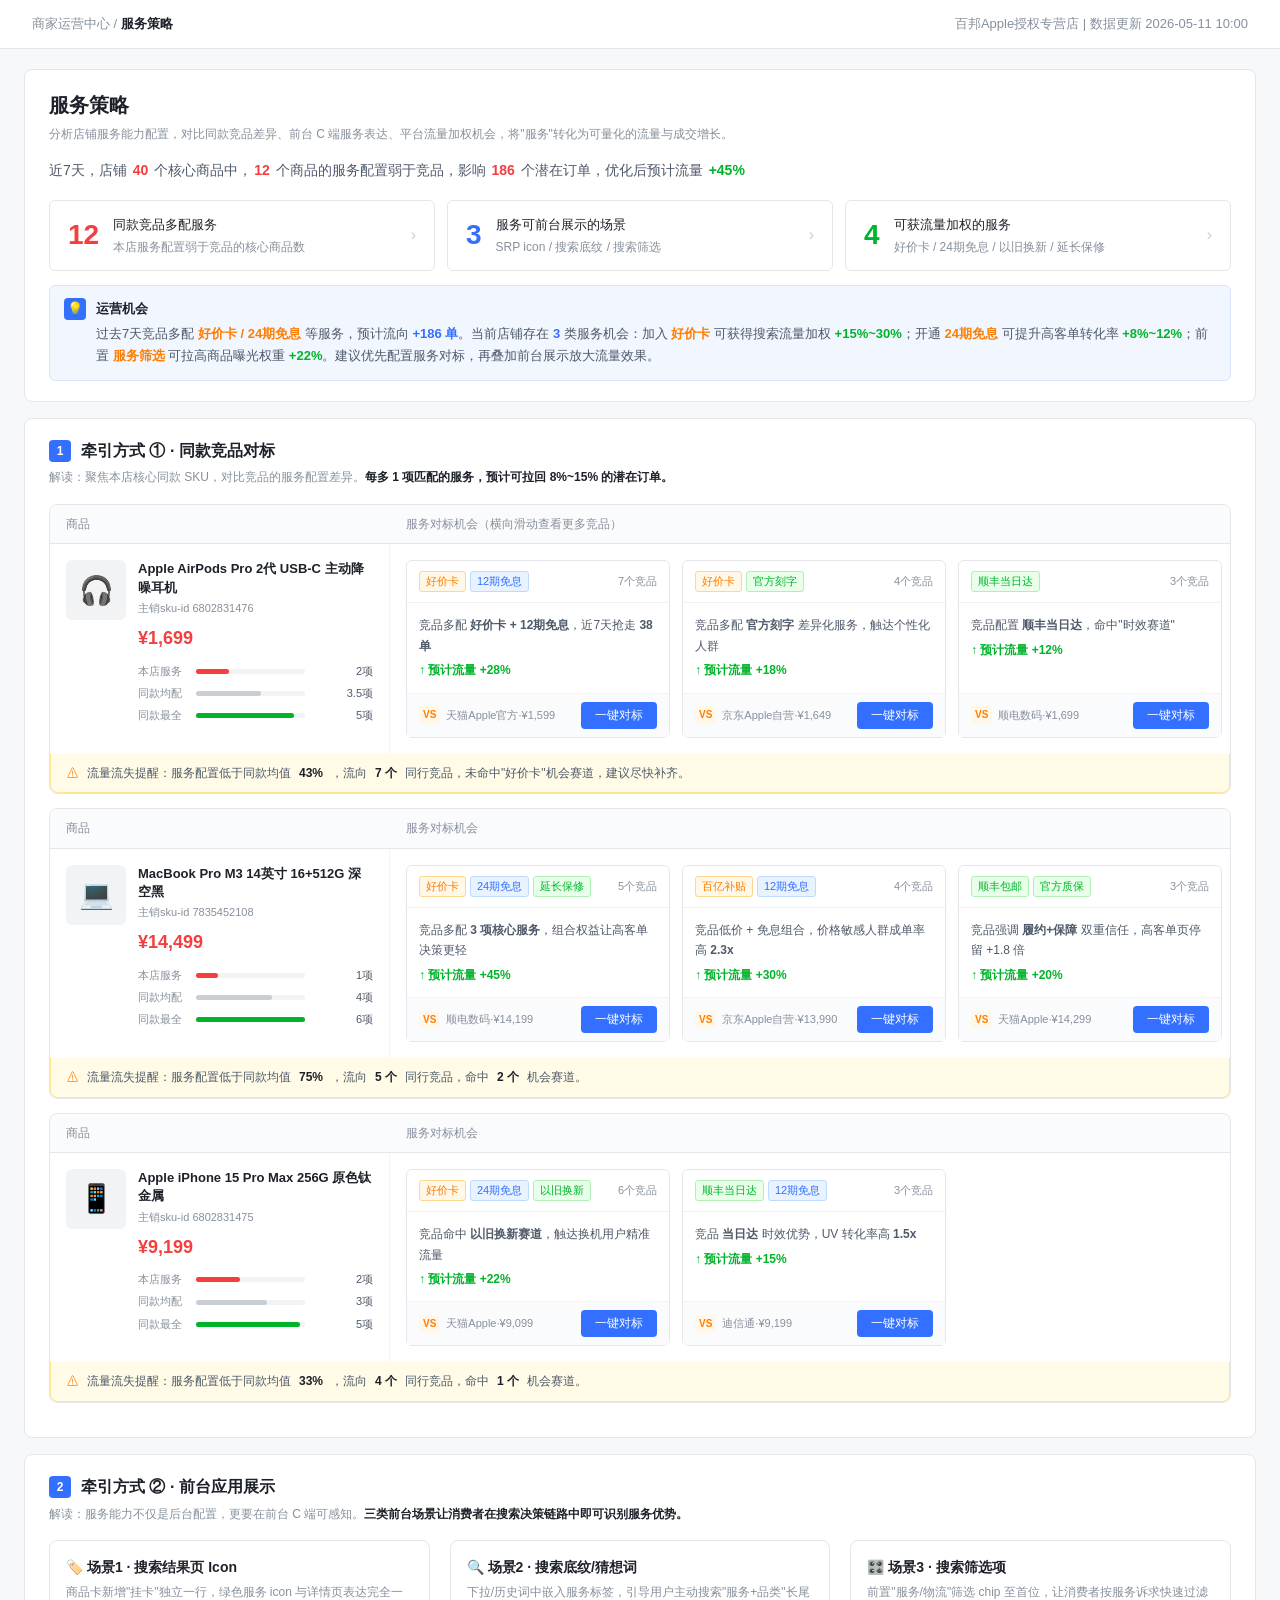
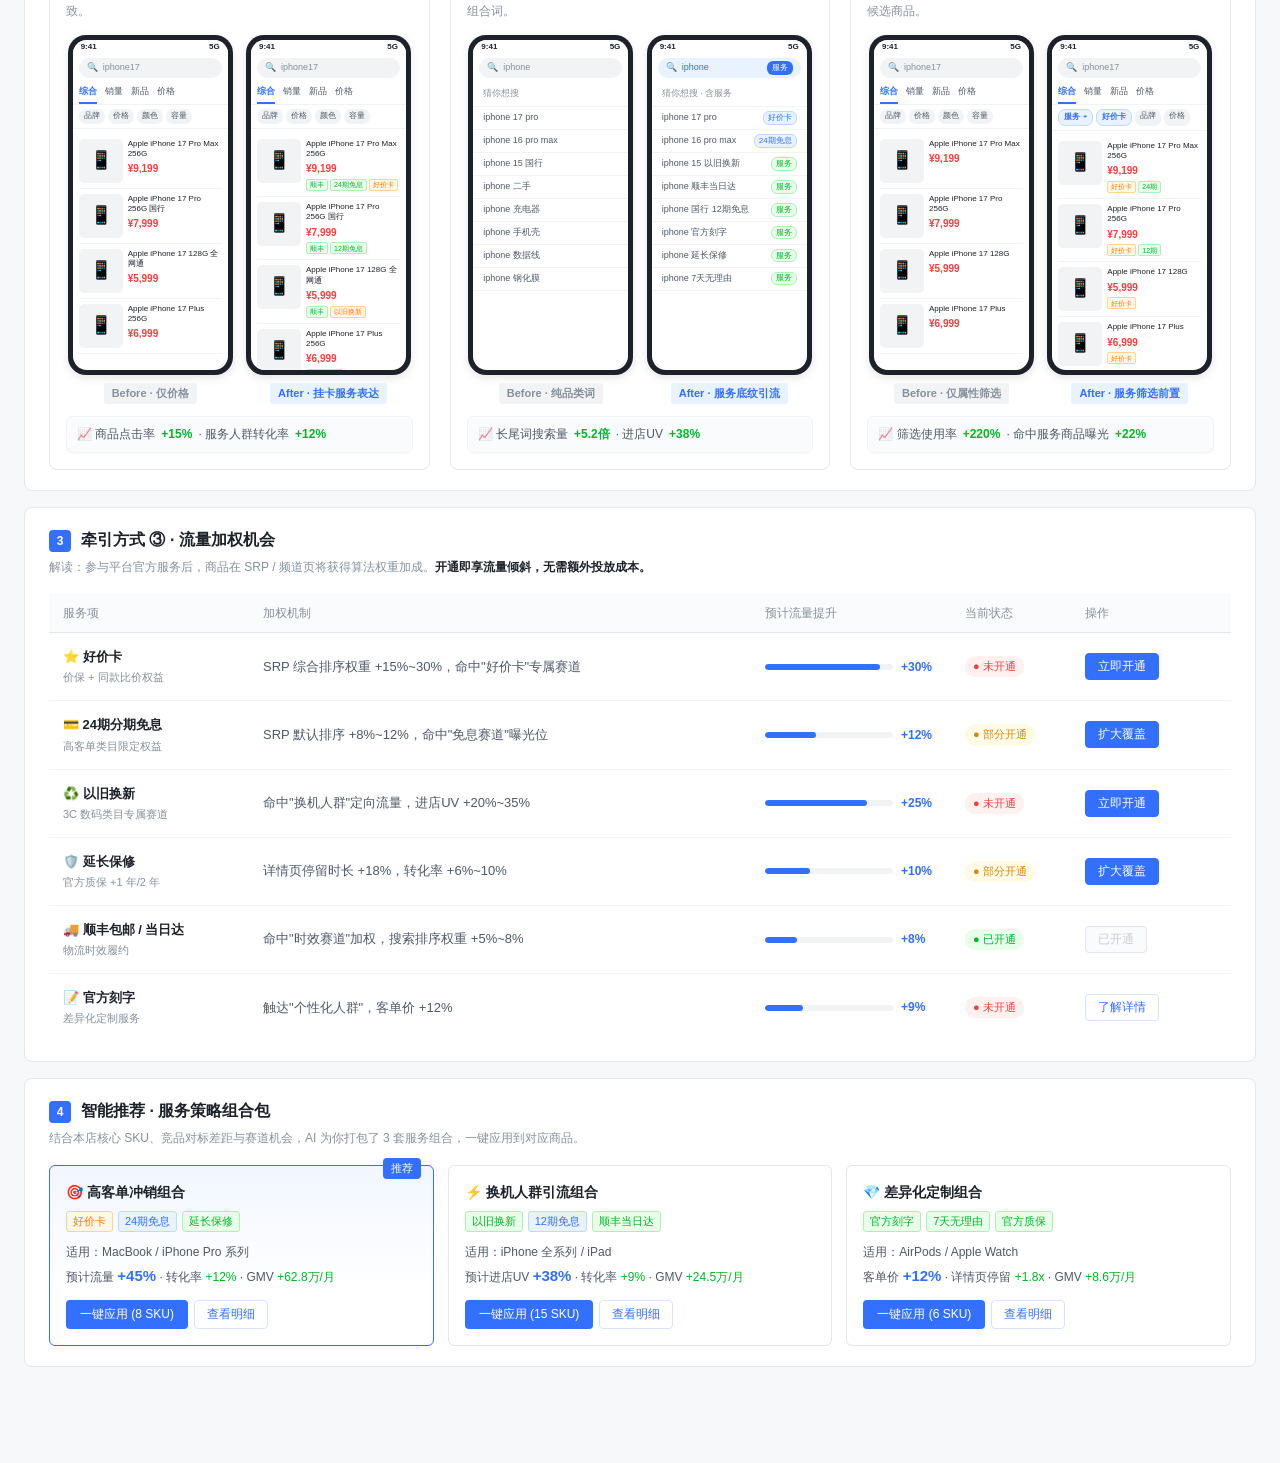
<file: service-strategy.html>
<!DOCTYPE html>
<html lang="zh-CN"><head><meta charset="UTF-8"/>
<meta name="viewport" content="width=device-width,initial-scale=1.0"/>
<title>服务策略 · 商家运营中心</title>
<style>
*{box-sizing:border-box;margin:0;padding:0}
body{font-family:-apple-system,BlinkMacSystemFont,"PingFang SC","Microsoft YaHei",sans-serif;background:#f7f8fa;color:#1d2129;font-size:14px;line-height:1.55}
.topbar{background:#fff;border-bottom:1px solid #e5e6eb;padding:14px 32px;display:flex;justify-content:space-between;align-items:center;font-size:13px}
.crumb{color:#86909c}.crumb b{color:#1d2129}
.shop-meta{color:#86909c}.shop-meta b{color:#1d2129}
.container{max-width:1320px;margin:0 auto;padding:20px 24px 80px}
.panel{background:#fff;border:1px solid #e5e6eb;border-radius:8px;padding:20px 24px;margin-bottom:16px}

/* 顶部概览 */
.ov-title{font-size:20px;font-weight:600;margin-bottom:4px}
.ov-desc{font-size:12px;color:#86909c;margin-bottom:14px;line-height:1.6}
.ov-sum{font-size:14px;color:#4e5969;margin-bottom:16px;line-height:1.8}
.ov-sum .num{color:#f53f3f;font-weight:600;padding:0 2px}
.ov-sum .lift{color:#00b42a;font-weight:600;padding:0 2px}
.ov-cards{display:grid;grid-template-columns:1fr 1fr 1fr;gap:12px;margin-bottom:14px}
.ov-card{border:1px solid #e5e6eb;border-radius:6px;padding:14px 18px;display:flex;align-items:center;gap:14px;cursor:pointer;transition:all .15s;background:#fff}
.ov-card:hover{border-color:#3370ff;box-shadow:0 2px 8px rgba(51,112,255,0.08)}
.ov-card .big{font-size:28px;font-weight:700;line-height:1}
.ov-card.red .big{color:#f53f3f}
.ov-card.blue .big{color:#3370ff}
.ov-card.green .big{color:#00b42a}
.ov-card .txt{flex:1;font-size:13px}
.ov-card .sub{color:#86909c;font-size:12px;margin-top:3px}
.ov-card .arrow{color:#c9cdd4;font-size:16px}

.tip-box{background:#f2f6ff;border:1px solid #d8e3ff;border-radius:6px;padding:12px 14px;display:flex;gap:10px;font-size:13px;line-height:1.7;color:#4e5969}
.tip-ico{width:22px;height:22px;background:#3370ff;color:#fff;border-radius:4px;display:flex;align-items:center;justify-content:center;font-size:13px;flex-shrink:0}
.tip-box .key{color:#3370ff;font-weight:600}
.tip-box .hl-o{color:#ff7d00;font-weight:600}
.tip-box .hl-g{color:#00b42a;font-weight:600}
.tip-title{font-weight:600;color:#1d2129;margin-bottom:3px;font-size:13px}

/* section */
.sec-head{display:flex;align-items:center;gap:10px;margin-bottom:4px}
.sec-num{display:inline-block;width:22px;height:22px;line-height:22px;text-align:center;background:#3370ff;color:#fff;border-radius:4px;font-size:12px;font-weight:600}
.sec-title{font-size:16px;font-weight:600}
.sec-desc{font-size:12px;color:#86909c;margin-bottom:16px;line-height:1.7}
.sec-desc b{color:#1d2129}

/* Section1 商品|赛道机会 */
.prod-row{border:1px solid #e5e6eb;border-radius:8px;margin-bottom:14px;overflow:hidden}
.prod-row-head{display:grid;grid-template-columns:340px 1fr;background:#fafbfc;border-bottom:1px solid #e5e6eb;padding:10px 16px;font-size:12px;color:#86909c;font-weight:500}
.prod-row-body{display:grid;grid-template-columns:340px 1fr}
.prod-info{padding:16px;border-right:1px solid #f2f3f5;display:flex;gap:12px}
.prod-img{width:60px;height:60px;background:#f2f3f5;border-radius:6px;flex-shrink:0;display:flex;align-items:center;justify-content:center;font-size:28px}
.prod-meta{flex:1;min-width:0}
.prod-name{font-size:13px;font-weight:600;line-height:1.4;margin-bottom:3px}
.prod-sku{color:#86909c;font-size:11px;margin-bottom:8px}
.prod-price{color:#f53f3f;font-size:18px;font-weight:600;margin-bottom:10px}
.bench-row{display:flex;align-items:center;gap:6px;font-size:11px;margin-bottom:5px}
.bench-row .lbl{color:#86909c;width:52px;flex-shrink:0}
.bench-row .bar{flex:1;height:5px;background:#f2f3f5;border-radius:3px}
.bench-row .bar .fill{height:100%;border-radius:3px}
.bench-row .bar .fill.g{background:#00b42a}
.bench-row .bar .fill.gy{background:#c9cdd4}
.bench-row .bar .fill.r{background:#f53f3f}
.bench-row .val{font-size:11px;color:#4e5969;min-width:62px;text-align:right}
.bench-row .me{color:#86909c;margin-left:2px}

.tracks{padding:16px;overflow-x:auto}
.tracks-inner{display:flex;gap:12px;min-width:max-content}
.tk-card{width:264px;border:1px solid #e5e6eb;border-radius:6px;background:#fff;display:flex;flex-direction:column;flex-shrink:0}
.tk-head{padding:10px 12px;border-bottom:1px solid #f2f3f5;display:flex;justify-content:space-between;align-items:center}
.tk-tags{display:flex;gap:4px;flex-wrap:wrap}
.tk-tag{font-size:11px;padding:1px 6px;border-radius:3px;font-weight:500}
.tk-tag.g{background:#e8ffea;color:#00b42a;border:1px solid #aff0b5}
.tk-tag.o{background:#fff7e8;color:#ff7d00;border:1px solid #ffd591}
.tk-tag.b{background:#e8f3ff;color:#3370ff;border:1px solid #bedaff}
.tk-comp{font-size:11px;color:#86909c}
.tk-body{padding:12px;flex:1;font-size:12px;color:#4e5969;line-height:1.7}
.tk-body .lift{color:#00b42a;font-weight:600;margin-top:4px;display:block}
.tk-foot{border-top:1px solid #f2f3f5;padding:8px 12px;display:flex;justify-content:space-between;align-items:center;background:#fafbfc}
.tk-vs{display:flex;align-items:center;gap:6px;font-size:11px;color:#86909c}
.tk-vs .vs-badge{background:#fff7e8;color:#ff7d00;font-size:10px;padding:1px 4px;border-radius:2px;font-weight:600}
.btn-blue{background:#3370ff;color:#fff;border:none;padding:5px 14px;border-radius:4px;font-size:12px;cursor:pointer}
.btn-blue:hover{background:#1554d8}
.btn-line{background:#fff;border:1px solid #d8e3ff;color:#3370ff;padding:5px 12px;border-radius:4px;font-size:12px;cursor:pointer}
.alert-bar{background:#fffbe6;border:1px solid #ffe58f;border-radius:0 0 8px 8px;padding:10px 16px;font-size:12px;color:#4e5969;display:flex;align-items:center;gap:8px;border-top:none}
.alert-bar .a-ico{color:#ff7d00}
.alert-bar b{color:#1d2129}
</style>
<style>
/* ===== Section2 前台展示 - 手机三场景 ===== */
.phones-row{display:grid;grid-template-columns:repeat(3,1fr);gap:20px}
.scene-block{border:1px solid #e5e6eb;border-radius:8px;padding:16px}
.scene-title{font-size:14px;font-weight:600;margin-bottom:4px;display:flex;align-items:center;gap:6px}
.scene-desc{color:#86909c;font-size:12px;margin-bottom:14px;line-height:1.6;min-height:36px}
.phones-ba{display:grid;grid-template-columns:1fr 1fr;gap:10px}
.ph-wrap{display:flex;flex-direction:column;align-items:center}
.ph-frame{background:#1d2129;border-radius:18px;padding:5px;width:100%;max-width:165px;box-shadow:0 3px 10px rgba(0,0,0,0.1)}
.ph-screen{background:#fff;border-radius:14px;overflow:hidden;height:330px;display:flex;flex-direction:column;font-size:9px}
.ph-label{text-align:center;font-size:11px;font-weight:600;margin-top:8px;padding:2px 8px;border-radius:3px}
.lbl-b{background:#f2f3f5;color:#86909c}
.lbl-a{background:#e8f3ff;color:#3370ff}
.ph-status{height:14px;background:#fff;display:flex;align-items:center;justify-content:space-between;padding:0 8px;font-size:8px;color:#1d2129;font-weight:600}
.ph-sb{margin:4px 6px;height:20px;background:#f2f3f5;border-radius:10px;display:flex;align-items:center;padding:0 8px;font-size:9px;color:#86909c;gap:5px}
.ph-sb.svc{background:#e8f3ff;color:#3370ff}
.ph-sb .pill{background:#3370ff;color:#fff;padding:1px 5px;border-radius:6px;font-size:8px;margin-left:auto}
.ph-tabs{display:flex;padding:0 6px;gap:8px;border-bottom:1px solid #f2f3f5;font-size:9px;color:#4e5969}
.ph-tabs span{padding:3px 0}
.ph-tabs span.on{color:#3370ff;border-bottom:2px solid #3370ff;font-weight:600}
.ph-filter{display:flex;gap:3px;padding:4px 6px;overflow:hidden;border-bottom:1px solid #f2f3f5;font-size:8px}
.ph-chip{background:#f2f3f5;color:#4e5969;padding:1px 5px;border-radius:7px;white-space:nowrap}
.ph-chip.hl{background:#e8f3ff;color:#3370ff;border:0.5px solid #bedaff;font-weight:600}
.ph-list{flex:1;padding:5px 6px;overflow:hidden}
.ph-item{display:flex;gap:5px;padding:5px 0;border-bottom:0.5px solid #f2f3f5}
.ph-pic{width:44px;height:44px;background:#f2f3f5;border-radius:5px;flex-shrink:0;display:flex;align-items:center;justify-content:center;font-size:18px}
.ph-meta{flex:1;min-width:0}
.ph-name{font-size:8px;color:#1d2129;line-height:1.3;overflow:hidden;display:-webkit-box;-webkit-line-clamp:2;-webkit-box-orient:vertical}
.ph-price{color:#f53f3f;font-weight:600;font-size:10px;margin-top:2px}
.ph-svcs{display:flex;gap:2px;margin-top:2px;flex-wrap:wrap}
.ph-st{font-size:7px;padding:0.5px 3px;border-radius:2px;line-height:1.3}
.ph-st.g{background:#e8ffea;color:#00b42a;border:0.5px solid #aff0b5}
.ph-st.b{background:#e8f3ff;color:#3370ff;border:0.5px solid #bedaff}
.ph-st.o{background:#fff7e8;color:#ff7d00;border:0.5px solid #ffd591}
.ph-sug{padding:4px 10px;font-size:9px;border-bottom:0.5px solid #f2f3f5;color:#4e5969;display:flex;align-items:center;gap:5px}
.ph-sug .kw{flex:1}
.ph-mini{font-size:8px;padding:0.5px 4px;border-radius:6px;line-height:1.3}
.ph-mini.g{background:#e8ffea;color:#00b42a;border:0.5px solid #aff0b5}
.ph-mini.b{background:#e8f3ff;color:#3370ff;border:0.5px solid #bedaff}

.scene-data{margin-top:12px;background:#fafbfc;border:1px solid #f2f3f5;border-radius:6px;padding:8px 10px;font-size:12px;color:#4e5969;display:flex;align-items:center;gap:6px;line-height:1.6}
.scene-data .lift{color:#00b42a;font-weight:600}

/* ===== Section3 流量加权 表格 ===== */
.weight-tbl{width:100%;border-collapse:collapse;font-size:13px}
.weight-tbl th{background:#fafbfc;color:#86909c;font-weight:500;text-align:left;padding:10px 14px;border-bottom:1px solid #e5e6eb;font-size:12px}
.weight-tbl td{padding:14px;border-bottom:1px solid #f2f3f5;vertical-align:middle}
.weight-tbl tr:last-child td{border-bottom:none}
.weight-tbl tr:hover{background:#fafbfc}
.svc-name{font-weight:600;color:#1d2129;font-size:13px}
.svc-mech{color:#86909c;font-size:11px;margin-top:2px}
.lift-bar{display:flex;align-items:center;gap:8px;min-width:160px}
.lift-track{flex:1;height:6px;background:#f2f3f5;border-radius:3px;overflow:hidden}
.lift-fill{height:100%;background:#3370ff;border-radius:3px}
.lift-val{color:#3370ff;font-weight:600;font-size:12px;white-space:nowrap;min-width:36px}
.status-pill{display:inline-block;padding:2px 8px;border-radius:10px;font-size:11px}
.status-pill.off{background:#fff1f0;color:#f53f3f}
.status-pill.partial{background:#fffbe6;color:#d48806}
.status-pill.on{background:#e8ffea;color:#00b42a}
.btn-act{background:#fff;border:1px solid #d8e3ff;color:#3370ff;padding:4px 12px;border-radius:4px;font-size:12px;cursor:pointer;white-space:nowrap}
.btn-act.primary{background:#3370ff;color:#fff;border-color:#3370ff}
.btn-act.disabled{background:#fafbfc;border-color:#e5e6eb;color:#c9cdd4;cursor:not-allowed}

/* ===== 推荐组合 ===== */
.combo-row{display:grid;grid-template-columns:repeat(3,1fr);gap:14px}
.combo-card{border:1px solid #e5e6eb;border-radius:6px;padding:16px;background:#fff;position:relative}
.combo-card.hot{border-color:#3370ff;background:linear-gradient(180deg,#f2f6ff 0%,#fff 70%)}
.combo-tag{position:absolute;top:-8px;right:12px;background:#3370ff;color:#fff;font-size:11px;padding:2px 8px;border-radius:4px}
.combo-name{font-size:14px;font-weight:600;margin-bottom:8px}
.combo-list{display:flex;flex-wrap:wrap;gap:5px;margin-bottom:10px}
.combo-list .tk-tag{font-size:11px}
.combo-eff{font-size:12px;color:#4e5969;line-height:1.7;margin-bottom:12px}
.combo-eff b{color:#3370ff;font-size:15px}
.combo-eff .grn{color:#00b42a}
.combo-actions{display:flex;gap:6px}
</style></head><body>
<div class="topbar">
  <div class="crumb">商家运营中心 / <b>服务策略</b></div>
  <div class="shop-meta">百邦Apple授权专营店 | 数据更新 2026-05-11 10:00</div>
</div>

<div class="container">

  <!-- ===== 顶部总览面板 ===== -->
  <div class="panel">
    <div class="ov-title">服务策略</div>
    <div class="ov-desc">分析店铺服务能力配置，对比同款竞品差异、前台 C 端服务表达、平台流量加权机会，将"服务"转化为可量化的流量与成交增长。</div>

    <div class="ov-sum">
      近7天，店铺 <span class="num">40</span> 个核心商品中，<span class="num">12</span> 个商品的服务配置弱于竞品，影响 <span class="num">186</span> 个潜在订单，优化后预计流量 <span class="lift">+45%</span>
    </div>

    <div class="ov-cards">
      <div class="ov-card red">
        <div class="big">12</div>
        <div class="txt">同款竞品多配服务<div class="sub">本店服务配置弱于竞品的核心商品数</div></div>
        <div class="arrow">›</div>
      </div>
      <div class="ov-card blue">
        <div class="big">3</div>
        <div class="txt">服务可前台展示的场景<div class="sub">SRP icon / 搜索底纹 / 搜索筛选</div></div>
        <div class="arrow">›</div>
      </div>
      <div class="ov-card green">
        <div class="big">4</div>
        <div class="txt">可获流量加权的服务<div class="sub">好价卡 / 24期免息 / 以旧换新 / 延长保修</div></div>
        <div class="arrow">›</div>
      </div>
    </div>

    <div class="tip-box">
      <div class="tip-ico">💡</div>
      <div>
        <div class="tip-title">运营机会</div>
        过去7天竞品多配 <span class="hl-o">好价卡 / 24期免息</span> 等服务，预计流向 <span class="key">+186 单</span>。当前店铺存在 <span class="key">3</span> 类服务机会：加入 <span class="hl-o">好价卡</span> 可获得搜索流量加权 <span class="hl-g">+15%~30%</span>；开通 <span class="hl-o">24期免息</span> 可提升高客单转化率 <span class="hl-g">+8%~12%</span>；前置 <span class="hl-o">服务筛选</span> 可拉高商品曝光权重 <span class="hl-g">+22%</span>。建议优先配置服务对标，再叠加前台展示放大流量效果。
      </div>
    </div>
  </div>
<!-- ===== Section1 同款竞品对标（沿用原站 商品|赛道机会 双栏结构）===== -->
  <div class="panel">
    <div class="sec-head"><span class="sec-num">1</span><div class="sec-title">牵引方式 ① · 同款竞品对标</div></div>
    <div class="sec-desc">解读：聚焦本店核心同款 SKU，对比竞品的服务配置差异。<b>每多 1 项匹配的服务，预计可拉回 8%~15% 的潜在订单。</b></div>

    <!-- 行1：AirPods Pro -->
    <div class="prod-row">
      <div class="prod-row-head"><div>商品</div><div>服务对标机会（横向滑动查看更多竞品）</div></div>
      <div class="prod-row-body">
        <div class="prod-info">
          <div class="prod-img">🎧</div>
          <div class="prod-meta">
            <div class="prod-name">Apple AirPods Pro 2代 USB-C 主动降噪耳机</div>
            <div class="prod-sku">主销sku-id 6802831476</div>
            <div class="prod-price">¥1,699</div>
            <div class="bench-row"><span class="lbl">本店服务</span><div class="bar"><div class="fill r" style="width:30%"></div></div><span class="val">2项</span></div>
            <div class="bench-row"><span class="lbl">同款均配</span><div class="bar"><div class="fill gy" style="width:60%"></div></div><span class="val">3.5项</span></div>
            <div class="bench-row"><span class="lbl">同款最全</span><div class="bar"><div class="fill g" style="width:90%"></div></div><span class="val">5项</span></div>
          </div>
        </div>
        <div class="tracks"><div class="tracks-inner">

          <div class="tk-card">
            <div class="tk-head">
              <div class="tk-tags"><span class="tk-tag o">好价卡</span><span class="tk-tag b">12期免息</span></div>
              <div class="tk-comp">7个竞品</div>
            </div>
            <div class="tk-body">
              竞品多配 <b>好价卡 + 12期免息</b>，近7天抢走 <b>38 单</b><span class="lift">↑ 预计流量 +28%</span>
            </div>
            <div class="tk-foot">
              <div class="tk-vs"><span class="vs-badge">VS</span>天猫Apple官方·¥1,599</div>
              <button class="btn-blue">一键对标</button>
            </div>
          </div>

          <div class="tk-card">
            <div class="tk-head">
              <div class="tk-tags"><span class="tk-tag o">好价卡</span><span class="tk-tag g">官方刻字</span></div>
              <div class="tk-comp">4个竞品</div>
            </div>
            <div class="tk-body">
              竞品多配 <b>官方刻字</b> 差异化服务，触达个性化人群<span class="lift">↑ 预计流量 +18%</span>
            </div>
            <div class="tk-foot">
              <div class="tk-vs"><span class="vs-badge">VS</span>京东Apple自营·¥1,649</div>
              <button class="btn-blue">一键对标</button>
            </div>
          </div>

          <div class="tk-card">
            <div class="tk-head">
              <div class="tk-tags"><span class="tk-tag g">顺丰当日达</span></div>
              <div class="tk-comp">3个竞品</div>
            </div>
            <div class="tk-body">
              竞品配置 <b>顺丰当日达</b>，命中"时效赛道"<span class="lift">↑ 预计流量 +12%</span>
            </div>
            <div class="tk-foot">
              <div class="tk-vs"><span class="vs-badge">VS</span>顺电数码·¥1,699</div>
              <button class="btn-blue">一键对标</button>
            </div>
          </div>

        </div></div>
      </div>
      <div class="alert-bar"><span class="a-ico">⚠</span> 流量流失提醒：服务配置低于同款均值 <b>43%</b>，流向 <b>7 个</b> 同行竞品，未命中"好价卡"机会赛道，建议尽快补齐。</div>
    </div>

    <!-- 行2：MacBook Pro -->
    <div class="prod-row">
      <div class="prod-row-head"><div>商品</div><div>服务对标机会</div></div>
      <div class="prod-row-body">
        <div class="prod-info">
          <div class="prod-img">💻</div>
          <div class="prod-meta">
            <div class="prod-name">MacBook Pro M3 14英寸 16+512G 深空黑</div>
            <div class="prod-sku">主销sku-id 7835452108</div>
            <div class="prod-price">¥14,499</div>
            <div class="bench-row"><span class="lbl">本店服务</span><div class="bar"><div class="fill r" style="width:20%"></div></div><span class="val">1项</span></div>
            <div class="bench-row"><span class="lbl">同款均配</span><div class="bar"><div class="fill gy" style="width:70%"></div></div><span class="val">4项</span></div>
            <div class="bench-row"><span class="lbl">同款最全</span><div class="bar"><div class="fill g" style="width:100%"></div></div><span class="val">6项</span></div>
          </div>
        </div>
        <div class="tracks"><div class="tracks-inner">

          <div class="tk-card">
            <div class="tk-head">
              <div class="tk-tags"><span class="tk-tag o">好价卡</span><span class="tk-tag b">24期免息</span><span class="tk-tag g">延长保修</span></div>
              <div class="tk-comp">5个竞品</div>
            </div>
            <div class="tk-body">
              竞品多配 <b>3 项核心服务</b>，组合权益让高客单决策更轻<span class="lift">↑ 预计流量 +45%</span>
            </div>
            <div class="tk-foot">
              <div class="tk-vs"><span class="vs-badge">VS</span>顺电数码·¥14,199</div>
              <button class="btn-blue">一键对标</button>
            </div>
          </div>

          <div class="tk-card">
            <div class="tk-head">
              <div class="tk-tags"><span class="tk-tag o">百亿补贴</span><span class="tk-tag b">12期免息</span></div>
              <div class="tk-comp">4个竞品</div>
            </div>
            <div class="tk-body">
              竞品低价 + 免息组合，价格敏感人群成单率高 <b>2.3x</b><span class="lift">↑ 预计流量 +30%</span>
            </div>
            <div class="tk-foot">
              <div class="tk-vs"><span class="vs-badge">VS</span>京东Apple自营·¥13,990</div>
              <button class="btn-blue">一键对标</button>
            </div>
          </div>

          <div class="tk-card">
            <div class="tk-head">
              <div class="tk-tags"><span class="tk-tag g">顺丰包邮</span><span class="tk-tag g">官方质保</span></div>
              <div class="tk-comp">3个竞品</div>
            </div>
            <div class="tk-body">
              竞品强调 <b>履约+保障</b> 双重信任，高客单页停留 +1.8 倍<span class="lift">↑ 预计流量 +20%</span>
            </div>
            <div class="tk-foot">
              <div class="tk-vs"><span class="vs-badge">VS</span>天猫Apple·¥14,299</div>
              <button class="btn-blue">一键对标</button>
            </div>
          </div>

        </div></div>
      </div>
      <div class="alert-bar"><span class="a-ico">⚠</span> 流量流失提醒：服务配置低于同款均值 <b>75%</b>，流向 <b>5 个</b> 同行竞品，命中 <b>2 个</b> 机会赛道。</div>
    </div>

    <!-- 行3：iPhone 15 Pro Max -->
    <div class="prod-row">
      <div class="prod-row-head"><div>商品</div><div>服务对标机会</div></div>
      <div class="prod-row-body">
        <div class="prod-info">
          <div class="prod-img">📱</div>
          <div class="prod-meta">
            <div class="prod-name">Apple iPhone 15 Pro Max 256G 原色钛金属</div>
            <div class="prod-sku">主销sku-id 6802831475</div>
            <div class="prod-price">¥9,199</div>
            <div class="bench-row"><span class="lbl">本店服务</span><div class="bar"><div class="fill r" style="width:40%"></div></div><span class="val">2项</span></div>
            <div class="bench-row"><span class="lbl">同款均配</span><div class="bar"><div class="fill gy" style="width:65%"></div></div><span class="val">3项</span></div>
            <div class="bench-row"><span class="lbl">同款最全</span><div class="bar"><div class="fill g" style="width:95%"></div></div><span class="val">5项</span></div>
          </div>
        </div>
        <div class="tracks"><div class="tracks-inner">

          <div class="tk-card">
            <div class="tk-head">
              <div class="tk-tags"><span class="tk-tag o">好价卡</span><span class="tk-tag b">24期免息</span><span class="tk-tag g">以旧换新</span></div>
              <div class="tk-comp">6个竞品</div>
            </div>
            <div class="tk-body">
              竞品命中 <b>以旧换新赛道</b>，触达换机用户精准流量<span class="lift">↑ 预计流量 +22%</span>
            </div>
            <div class="tk-foot">
              <div class="tk-vs"><span class="vs-badge">VS</span>天猫Apple·¥9,099</div>
              <button class="btn-blue">一键对标</button>
            </div>
          </div>

          <div class="tk-card">
            <div class="tk-head">
              <div class="tk-tags"><span class="tk-tag g">顺丰当日达</span><span class="tk-tag b">12期免息</span></div>
              <div class="tk-comp">3个竞品</div>
            </div>
            <div class="tk-body">
              竞品 <b>当日达</b> 时效优势，UV 转化率高 <b>1.5x</b><span class="lift">↑ 预计流量 +15%</span>
            </div>
            <div class="tk-foot">
              <div class="tk-vs"><span class="vs-badge">VS</span>迪信通·¥9,199</div>
              <button class="btn-blue">一键对标</button>
            </div>
          </div>

        </div></div>
      </div>
      <div class="alert-bar"><span class="a-ico">⚠</span> 流量流失提醒：服务配置低于同款均值 <b>33%</b>，流向 <b>4 个</b> 同行竞品，命中 <b>1 个</b> 机会赛道。</div>
    </div>

  </div>
<!-- ===== Section2 前台应用展示 ===== -->
  <div class="panel">
    <div class="sec-head"><span class="sec-num">2</span><div class="sec-title">牵引方式 ② · 前台应用展示</div></div>
    <div class="sec-desc">解读：服务能力不仅是后台配置，更要在前台 C 端可感知。<b>三类前台场景让消费者在搜索决策链路中即可识别服务优势。</b></div>

    <div class="phones-row">

      <!-- 场景1 -->
      <div class="scene-block">
        <div class="scene-title">🏷️ 场景1 · 搜索结果页 Icon</div>
        <div class="scene-desc">商品卡新增"挂卡"独立一行，绿色服务 icon 与详情页表达完全一致。</div>
        <div class="phones-ba">
          <div class="ph-wrap">
            <div class="ph-frame"><div class="ph-screen">
              <div class="ph-status"><span>9:41</span><span>5G</span></div>
              <div class="ph-sb"><span>🔍</span><span>iphone17</span></div>
              <div class="ph-tabs"><span class="on">综合</span><span>销量</span><span>新品</span><span>价格</span></div>
              <div class="ph-filter"><span class="ph-chip">品牌</span><span class="ph-chip">价格</span><span class="ph-chip">颜色</span><span class="ph-chip">容量</span></div>
              <div class="ph-list">
                <div class="ph-item"><div class="ph-pic">📱</div><div class="ph-meta"><div class="ph-name">Apple iPhone 17 Pro Max 256G</div><div class="ph-price">¥9,199</div></div></div>
                <div class="ph-item"><div class="ph-pic">📱</div><div class="ph-meta"><div class="ph-name">Apple iPhone 17 Pro 256G 国行</div><div class="ph-price">¥7,999</div></div></div>
                <div class="ph-item"><div class="ph-pic">📱</div><div class="ph-meta"><div class="ph-name">Apple iPhone 17 128G 全网通</div><div class="ph-price">¥5,999</div></div></div>
                <div class="ph-item"><div class="ph-pic">📱</div><div class="ph-meta"><div class="ph-name">Apple iPhone 17 Plus 256G</div><div class="ph-price">¥6,999</div></div></div>
              </div>
            </div></div>
            <div class="ph-label lbl-b">Before · 仅价格</div>
          </div>
          <div class="ph-wrap">
            <div class="ph-frame"><div class="ph-screen">
              <div class="ph-status"><span>9:41</span><span>5G</span></div>
              <div class="ph-sb"><span>🔍</span><span>iphone17</span></div>
              <div class="ph-tabs"><span class="on">综合</span><span>销量</span><span>新品</span><span>价格</span></div>
              <div class="ph-filter"><span class="ph-chip">品牌</span><span class="ph-chip">价格</span><span class="ph-chip">颜色</span><span class="ph-chip">容量</span></div>
              <div class="ph-list">
                <div class="ph-item"><div class="ph-pic">📱</div><div class="ph-meta"><div class="ph-name">Apple iPhone 17 Pro Max 256G</div><div class="ph-price">¥9,199</div><div class="ph-svcs"><span class="ph-st g">顺丰</span><span class="ph-st g">24期免息</span><span class="ph-st o">好价卡</span></div></div></div>
                <div class="ph-item"><div class="ph-pic">📱</div><div class="ph-meta"><div class="ph-name">Apple iPhone 17 Pro 256G 国行</div><div class="ph-price">¥7,999</div><div class="ph-svcs"><span class="ph-st g">顺丰</span><span class="ph-st g">12期免息</span></div></div></div>
                <div class="ph-item"><div class="ph-pic">📱</div><div class="ph-meta"><div class="ph-name">Apple iPhone 17 128G 全网通</div><div class="ph-price">¥5,999</div><div class="ph-svcs"><span class="ph-st g">顺丰</span><span class="ph-st o">以旧换新</span></div></div></div>
                <div class="ph-item"><div class="ph-pic">📱</div><div class="ph-meta"><div class="ph-name">Apple iPhone 17 Plus 256G</div><div class="ph-price">¥6,999</div><div class="ph-svcs"><span class="ph-st g">12期免息</span></div></div></div>
              </div>
            </div></div>
            <div class="ph-label lbl-a">After · 挂卡服务表达</div>
          </div>
        </div>
        <div class="scene-data">📈 商品点击率 <span class="lift">+15%</span> · 服务人群转化率 <span class="lift">+12%</span></div>
      </div>

      <!-- 场景2 -->
      <div class="scene-block">
        <div class="scene-title">🔍 场景2 · 搜索底纹/猜想词</div>
        <div class="scene-desc">下拉/历史词中嵌入服务标签，引导用户主动搜索"服务+品类"长尾组合词。</div>
        <div class="phones-ba">
          <div class="ph-wrap">
            <div class="ph-frame"><div class="ph-screen">
              <div class="ph-status"><span>9:41</span><span>5G</span></div>
              <div class="ph-sb"><span>🔍</span><span>iphone</span></div>
              <div style="padding:5px 10px;font-size:9px;color:#86909c;border-bottom:0.5px solid #f2f3f5">猜你想搜</div>
              <div class="ph-sug"><span class="kw">iphone 17 pro</span></div>
              <div class="ph-sug"><span class="kw">iphone 16 pro max</span></div>
              <div class="ph-sug"><span class="kw">iphone 15 国行</span></div>
              <div class="ph-sug"><span class="kw">iphone 二手</span></div>
              <div class="ph-sug"><span class="kw">iphone 充电器</span></div>
              <div class="ph-sug"><span class="kw">iphone 手机壳</span></div>
              <div class="ph-sug"><span class="kw">iphone 数据线</span></div>
              <div class="ph-sug"><span class="kw">iphone 钢化膜</span></div>
            </div></div>
            <div class="ph-label lbl-b">Before · 纯品类词</div>
          </div>
          <div class="ph-wrap">
            <div class="ph-frame"><div class="ph-screen">
              <div class="ph-status"><span>9:41</span><span>5G</span></div>
              <div class="ph-sb svc"><span>🔍</span><span>iphone</span><span class="pill">服务</span></div>
              <div style="padding:5px 10px;font-size:9px;color:#86909c;border-bottom:0.5px solid #f2f3f5">猜你想搜 · 含服务</div>
              <div class="ph-sug"><span class="kw">iphone 17 pro</span><span class="ph-mini b">好价卡</span></div>
              <div class="ph-sug"><span class="kw">iphone 16 pro max</span><span class="ph-mini b">24期免息</span></div>
              <div class="ph-sug"><span class="kw">iphone 15 以旧换新</span><span class="ph-mini g">服务</span></div>
              <div class="ph-sug"><span class="kw">iphone 顺丰当日达</span><span class="ph-mini g">服务</span></div>
              <div class="ph-sug"><span class="kw">iphone 国行 12期免息</span><span class="ph-mini g">服务</span></div>
              <div class="ph-sug"><span class="kw">iphone 官方刻字</span><span class="ph-mini g">服务</span></div>
              <div class="ph-sug"><span class="kw">iphone 延长保修</span><span class="ph-mini g">服务</span></div>
              <div class="ph-sug"><span class="kw">iphone 7天无理由</span><span class="ph-mini g">服务</span></div>
            </div></div>
            <div class="ph-label lbl-a">After · 服务底纹引流</div>
          </div>
        </div>
        <div class="scene-data">📈 长尾词搜索量 <span class="lift">+5.2倍</span> · 进店UV <span class="lift">+38%</span></div>
      </div>

      <!-- 场景3 -->
      <div class="scene-block">
        <div class="scene-title">🎛️ 场景3 · 搜索筛选项</div>
        <div class="scene-desc">前置"服务/物流"筛选 chip 至首位，让消费者按服务诉求快速过滤候选商品。</div>
        <div class="phones-ba">
          <div class="ph-wrap">
            <div class="ph-frame"><div class="ph-screen">
              <div class="ph-status"><span>9:41</span><span>5G</span></div>
              <div class="ph-sb"><span>🔍</span><span>iphone17</span></div>
              <div class="ph-tabs"><span class="on">综合</span><span>销量</span><span>新品</span><span>价格</span></div>
              <div class="ph-filter"><span class="ph-chip">品牌</span><span class="ph-chip">价格</span><span class="ph-chip">颜色</span><span class="ph-chip">容量</span></div>
              <div class="ph-list">
                <div class="ph-item"><div class="ph-pic">📱</div><div class="ph-meta"><div class="ph-name">Apple iPhone 17 Pro Max</div><div class="ph-price">¥9,199</div></div></div>
                <div class="ph-item"><div class="ph-pic">📱</div><div class="ph-meta"><div class="ph-name">Apple iPhone 17 Pro 256G</div><div class="ph-price">¥7,999</div></div></div>
                <div class="ph-item"><div class="ph-pic">📱</div><div class="ph-meta"><div class="ph-name">Apple iPhone 17 128G</div><div class="ph-price">¥5,999</div></div></div>
                <div class="ph-item"><div class="ph-pic">📱</div><div class="ph-meta"><div class="ph-name">Apple iPhone 17 Plus</div><div class="ph-price">¥6,999</div></div></div>
              </div>
            </div></div>
            <div class="ph-label lbl-b">Before · 仅属性筛选</div>
          </div>
          <div class="ph-wrap">
            <div class="ph-frame"><div class="ph-screen">
              <div class="ph-status"><span>9:41</span><span>5G</span></div>
              <div class="ph-sb"><span>🔍</span><span>iphone17</span></div>
              <div class="ph-tabs"><span class="on">综合</span><span>销量</span><span>新品</span><span>价格</span></div>
              <div class="ph-filter"><span class="ph-chip hl">服务 ▾</span><span class="ph-chip hl">好价卡</span><span class="ph-chip">品牌</span><span class="ph-chip">价格</span></div>
              <div class="ph-list">
                <div class="ph-item"><div class="ph-pic">📱</div><div class="ph-meta"><div class="ph-name">Apple iPhone 17 Pro Max 256G</div><div class="ph-price">¥9,199</div><div class="ph-svcs"><span class="ph-st o">好价卡</span><span class="ph-st g">24期</span></div></div></div>
                <div class="ph-item"><div class="ph-pic">📱</div><div class="ph-meta"><div class="ph-name">Apple iPhone 17 Pro 256G</div><div class="ph-price">¥7,999</div><div class="ph-svcs"><span class="ph-st o">好价卡</span><span class="ph-st g">12期</span></div></div></div>
                <div class="ph-item"><div class="ph-pic">📱</div><div class="ph-meta"><div class="ph-name">Apple iPhone 17 128G</div><div class="ph-price">¥5,999</div><div class="ph-svcs"><span class="ph-st o">好价卡</span></div></div></div>
                <div class="ph-item"><div class="ph-pic">📱</div><div class="ph-meta"><div class="ph-name">Apple iPhone 17 Plus</div><div class="ph-price">¥6,999</div><div class="ph-svcs"><span class="ph-st o">好价卡</span></div></div></div>
              </div>
            </div></div>
            <div class="ph-label lbl-a">After · 服务筛选前置</div>
          </div>
        </div>
        <div class="scene-data">📈 筛选使用率 <span class="lift">+220%</span> · 命中服务商品曝光 <span class="lift">+22%</span></div>
      </div>

    </div>
  </div>
<!-- ===== Section3 流量加权 ===== -->
  <div class="panel">
    <div class="sec-head"><span class="sec-num">3</span><div class="sec-title">牵引方式 ③ · 流量加权机会</div></div>
    <div class="sec-desc">解读：参与平台官方服务后，商品在 SRP / 频道页将获得算法权重加成。<b>开通即享流量倾斜，无需额外投放成本。</b></div>

    <table class="weight-tbl">
      <thead>
        <tr>
          <th style="width:200px">服务项</th>
          <th>加权机制</th>
          <th style="width:200px">预计流量提升</th>
          <th style="width:120px">当前状态</th>
          <th style="width:160px">操作</th>
        </tr>
      </thead>
      <tbody>
        <tr>
          <td>
            <div class="svc-name">⭐ 好价卡</div>
            <div class="svc-mech">价保 + 同款比价权益</div>
          </td>
          <td><div style="color:#4e5969">SRP 综合排序权重 +15%~30%，命中"好价卡"专属赛道</div></td>
          <td><div class="lift-bar"><div class="lift-track"><div class="lift-fill" style="width:90%"></div></div><div class="lift-val">+30%</div></div></td>
          <td><span class="status-pill off">● 未开通</span></td>
          <td><button class="btn-act primary">立即开通</button></td>
        </tr>
        <tr>
          <td>
            <div class="svc-name">💳 24期分期免息</div>
            <div class="svc-mech">高客单类目限定权益</div>
          </td>
          <td><div style="color:#4e5969">SRP 默认排序 +8%~12%，命中"免息赛道"曝光位</div></td>
          <td><div class="lift-bar"><div class="lift-track"><div class="lift-fill" style="width:40%"></div></div><div class="lift-val">+12%</div></div></td>
          <td><span class="status-pill partial">● 部分开通</span></td>
          <td><button class="btn-act primary">扩大覆盖</button></td>
        </tr>
        <tr>
          <td>
            <div class="svc-name">♻️ 以旧换新</div>
            <div class="svc-mech">3C 数码类目专属赛道</div>
          </td>
          <td><div style="color:#4e5969">命中"换机人群"定向流量，进店UV +20%~35%</div></td>
          <td><div class="lift-bar"><div class="lift-track"><div class="lift-fill" style="width:80%"></div></div><div class="lift-val">+25%</div></div></td>
          <td><span class="status-pill off">● 未开通</span></td>
          <td><button class="btn-act primary">立即开通</button></td>
        </tr>
        <tr>
          <td>
            <div class="svc-name">🛡️ 延长保修</div>
            <div class="svc-mech">官方质保 +1 年/2 年</div>
          </td>
          <td><div style="color:#4e5969">详情页停留时长 +18%，转化率 +6%~10%</div></td>
          <td><div class="lift-bar"><div class="lift-track"><div class="lift-fill" style="width:35%"></div></div><div class="lift-val">+10%</div></div></td>
          <td><span class="status-pill partial">● 部分开通</span></td>
          <td><button class="btn-act primary">扩大覆盖</button></td>
        </tr>
        <tr>
          <td>
            <div class="svc-name">🚚 顺丰包邮 / 当日达</div>
            <div class="svc-mech">物流时效履约</div>
          </td>
          <td><div style="color:#4e5969">命中"时效赛道"加权，搜索排序权重 +5%~8%</div></td>
          <td><div class="lift-bar"><div class="lift-track"><div class="lift-fill" style="width:25%"></div></div><div class="lift-val">+8%</div></div></td>
          <td><span class="status-pill on">● 已开通</span></td>
          <td><button class="btn-act disabled">已开通</button></td>
        </tr>
        <tr>
          <td>
            <div class="svc-name">📝 官方刻字</div>
            <div class="svc-mech">差异化定制服务</div>
          </td>
          <td><div style="color:#4e5969">触达"个性化人群"，客单价 +12%</div></td>
          <td><div class="lift-bar"><div class="lift-track"><div class="lift-fill" style="width:30%"></div></div><div class="lift-val">+9%</div></div></td>
          <td><span class="status-pill off">● 未开通</span></td>
          <td><button class="btn-act">了解详情</button></td>
        </tr>
      </tbody>
    </table>
  </div>

  <!-- ===== Section4 智能推荐组合 ===== -->
  <div class="panel">
    <div class="sec-head"><span class="sec-num">4</span><div class="sec-title">智能推荐 · 服务策略组合包</div></div>
    <div class="sec-desc">结合本店核心 SKU、竞品对标差距与赛道机会，AI 为你打包了 3 套服务组合，一键应用到对应商品。</div>

    <div class="combo-row">
      <div class="combo-card hot">
        <div class="combo-tag">推荐</div>
        <div class="combo-name">🎯 高客单冲销组合</div>
        <div class="combo-list">
          <span class="tk-tag o">好价卡</span>
          <span class="tk-tag b">24期免息</span>
          <span class="tk-tag g">延长保修</span>
        </div>
        <div class="combo-eff">
          适用：MacBook / iPhone Pro 系列<br>
          预计流量 <b>+45%</b> · 转化率 <span class="grn">+12%</span> · GMV <span class="grn">+62.8万/月</span>
        </div>
        <div class="combo-actions">
          <button class="btn-blue">一键应用 (8 SKU)</button>
          <button class="btn-line">查看明细</button>
        </div>
      </div>

      <div class="combo-card">
        <div class="combo-name">⚡ 换机人群引流组合</div>
        <div class="combo-list">
          <span class="tk-tag g">以旧换新</span>
          <span class="tk-tag b">12期免息</span>
          <span class="tk-tag g">顺丰当日达</span>
        </div>
        <div class="combo-eff">
          适用：iPhone 全系列 / iPad<br>
          预计进店UV <b>+38%</b> · 转化率 <span class="grn">+9%</span> · GMV <span class="grn">+24.5万/月</span>
        </div>
        <div class="combo-actions">
          <button class="btn-blue">一键应用 (15 SKU)</button>
          <button class="btn-line">查看明细</button>
        </div>
      </div>

      <div class="combo-card">
        <div class="combo-name">💎 差异化定制组合</div>
        <div class="combo-list">
          <span class="tk-tag g">官方刻字</span>
          <span class="tk-tag g">7天无理由</span>
          <span class="tk-tag g">官方质保</span>
        </div>
        <div class="combo-eff">
          适用：AirPods / Apple Watch<br>
          客单价 <b>+12%</b> · 详情页停留 <span class="grn">+1.8x</span> · GMV <span class="grn">+8.6万/月</span>
        </div>
        <div class="combo-actions">
          <button class="btn-blue">一键应用 (6 SKU)</button>
          <button class="btn-line">查看明细</button>
        </div>
      </div>
    </div>
  </div>

</div>
</body></html>
</file>
